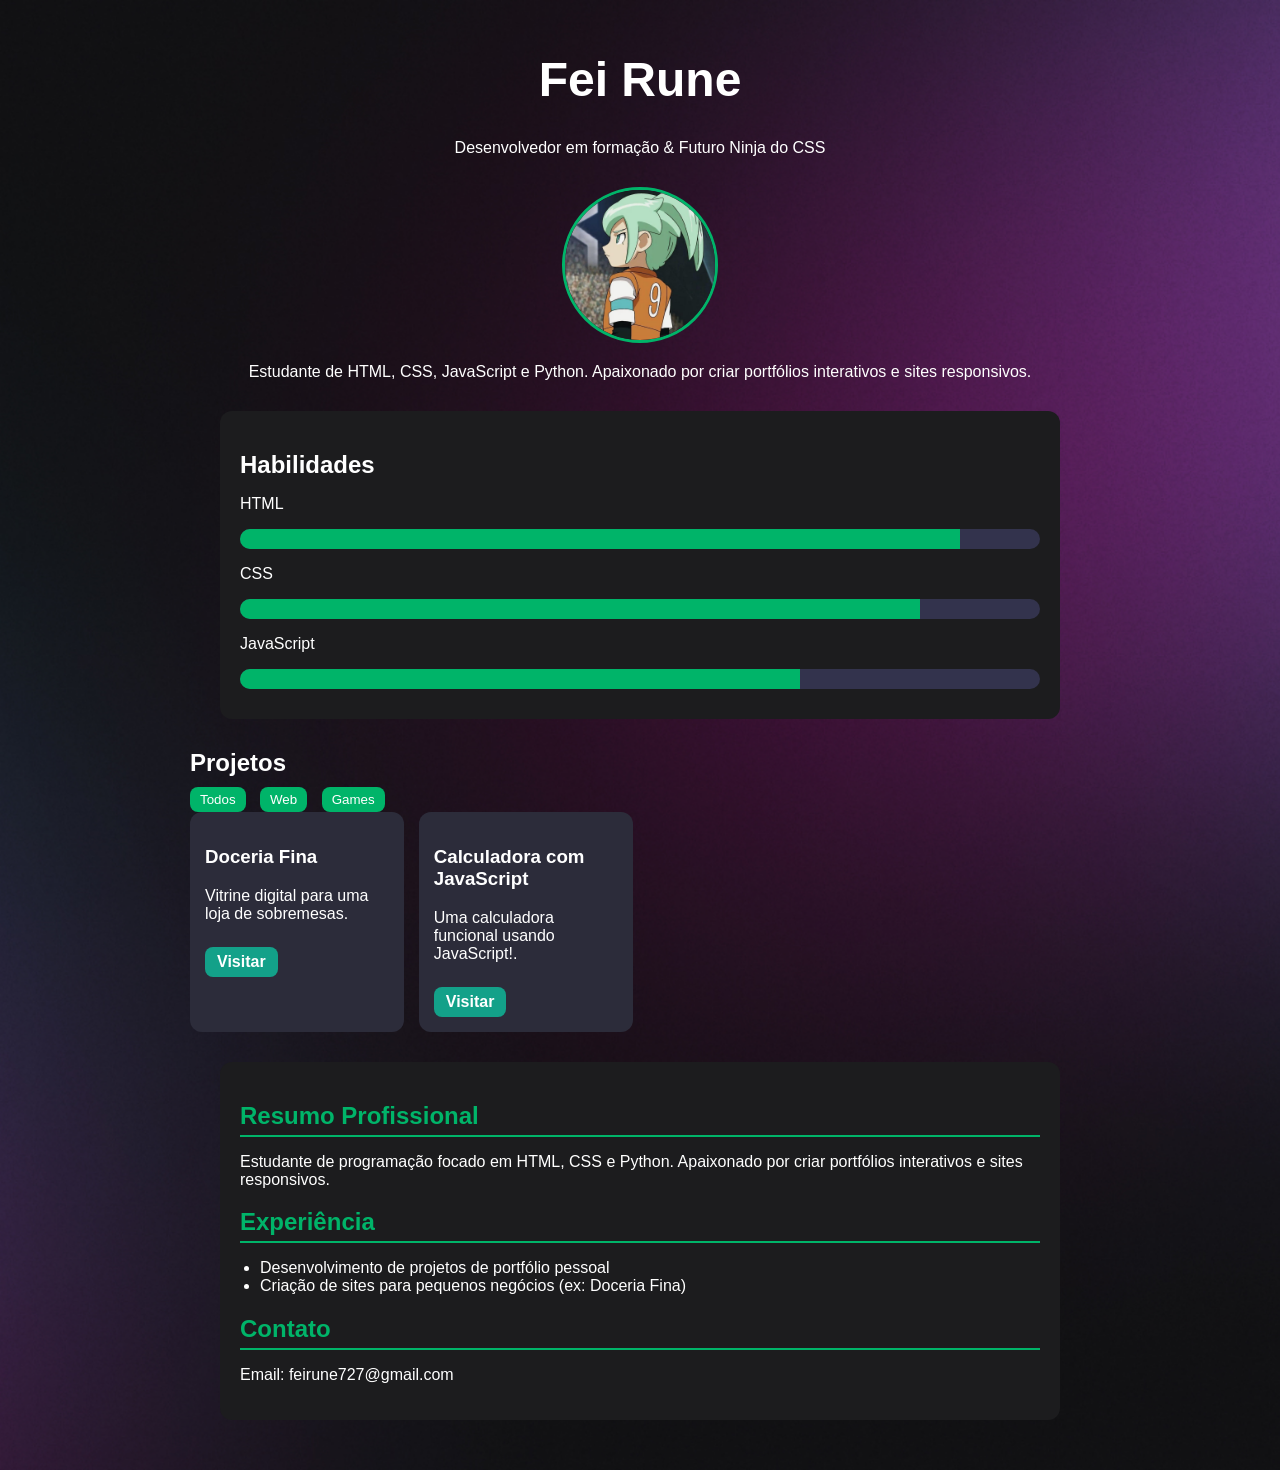
<file: index.html>
<!DOCTYPE html>
<html lang="pt-BR">
<head>
  <meta charset="UTF-8">
  <meta name="viewport" content="width=device-width, initial-scale=1.0">
  <title>Portfólio & Currículo do Fei</title>
  <link rel="stylesheet" href="style.css">
</head>
<body>

  <!-- Header -->
  <header>
    <h1>Fei Rune</h1>
    <p>Desenvolvedor em formação & Futuro Ninja do CSS</p>
  </header>

  <!-- Perfil -->
  <section class="profile">
    <img src="imagens/fei-avatar.jpg" alt="Avatar do Fei" class="avatar">
    <p>Estudante de HTML, CSS, JavaScript e Python. Apaixonado por criar portfólios interativos e sites responsivos.</p>
  </section>

  <!-- Habilidades -->
  <section class="skills">
    <h2>Habilidades</h2>
    <div class="skill">
      <p>HTML</p>
      <div class="skill-bar"><div class="skill-fill" style="width:90%;"></div></div>
    </div>
    <div class="skill">
      <p>CSS</p>
      <div class="skill-bar"><div class="skill-fill" style="width:85%;"></div></div>
    </div>
    <div class="skill">
      <p>JavaScript</p>
      <div class="skill-bar"><div class="skill-fill" style="width:70%;"></div></div>
    </div>
  </section>

  <!-- Projetos -->
  <section class="projects">
    <h2>Projetos</h2>
    <div class="filters">
      <button data-filter="all">Todos</button>
      <button data-filter="web">Web</button>
      <button data-filter="game">Games</button>
    </div>
    <div class="projects-grid">
      <div class="project" data-category="web">
        <h3>Doceria Fina</h3>
        <p>Vitrine digital para uma loja de sobremesas.</p>
        <a href="https://solange-alves-docaria-fina.netlify.app/" target="_blank" rel="noopener noreferrer" class="btn">Visitar</a>
      </div>
      <!-- Pode adicionar mais projetos aqui -->
      <div class="project" data-category="game">
        <h3>Calculadora com JavaScript</h3>
        <p>Uma calculadora funcional usando JavaScript!.</p>
        <a href="https://feirune12.github.io/Calculadora-Fei/" target="_blank" rel="noopener noreferrer" class="btn">Visitar</a>
      </div>
      
    </div>
  </section>

  <!-- Currículo -->
  <section class="resume">
    <h2>Resumo Profissional</h2>
    <p>Estudante de programação focado em HTML, CSS e Python. Apaixonado por criar portfólios interativos e sites responsivos.</p>

    <h2>Experiência</h2>
    <ul>
      <li>Desenvolvimento de projetos de portfólio pessoal</li>
      <li>Criação de sites para pequenos negócios (ex: Doceria Fina)</li>
    </ul>

    <h2>Contato</h2>
    <p>Email: feirune727@gmail.com</p>
  </section>

  <script src="script.js"></script>
</body>
</html>
</file>
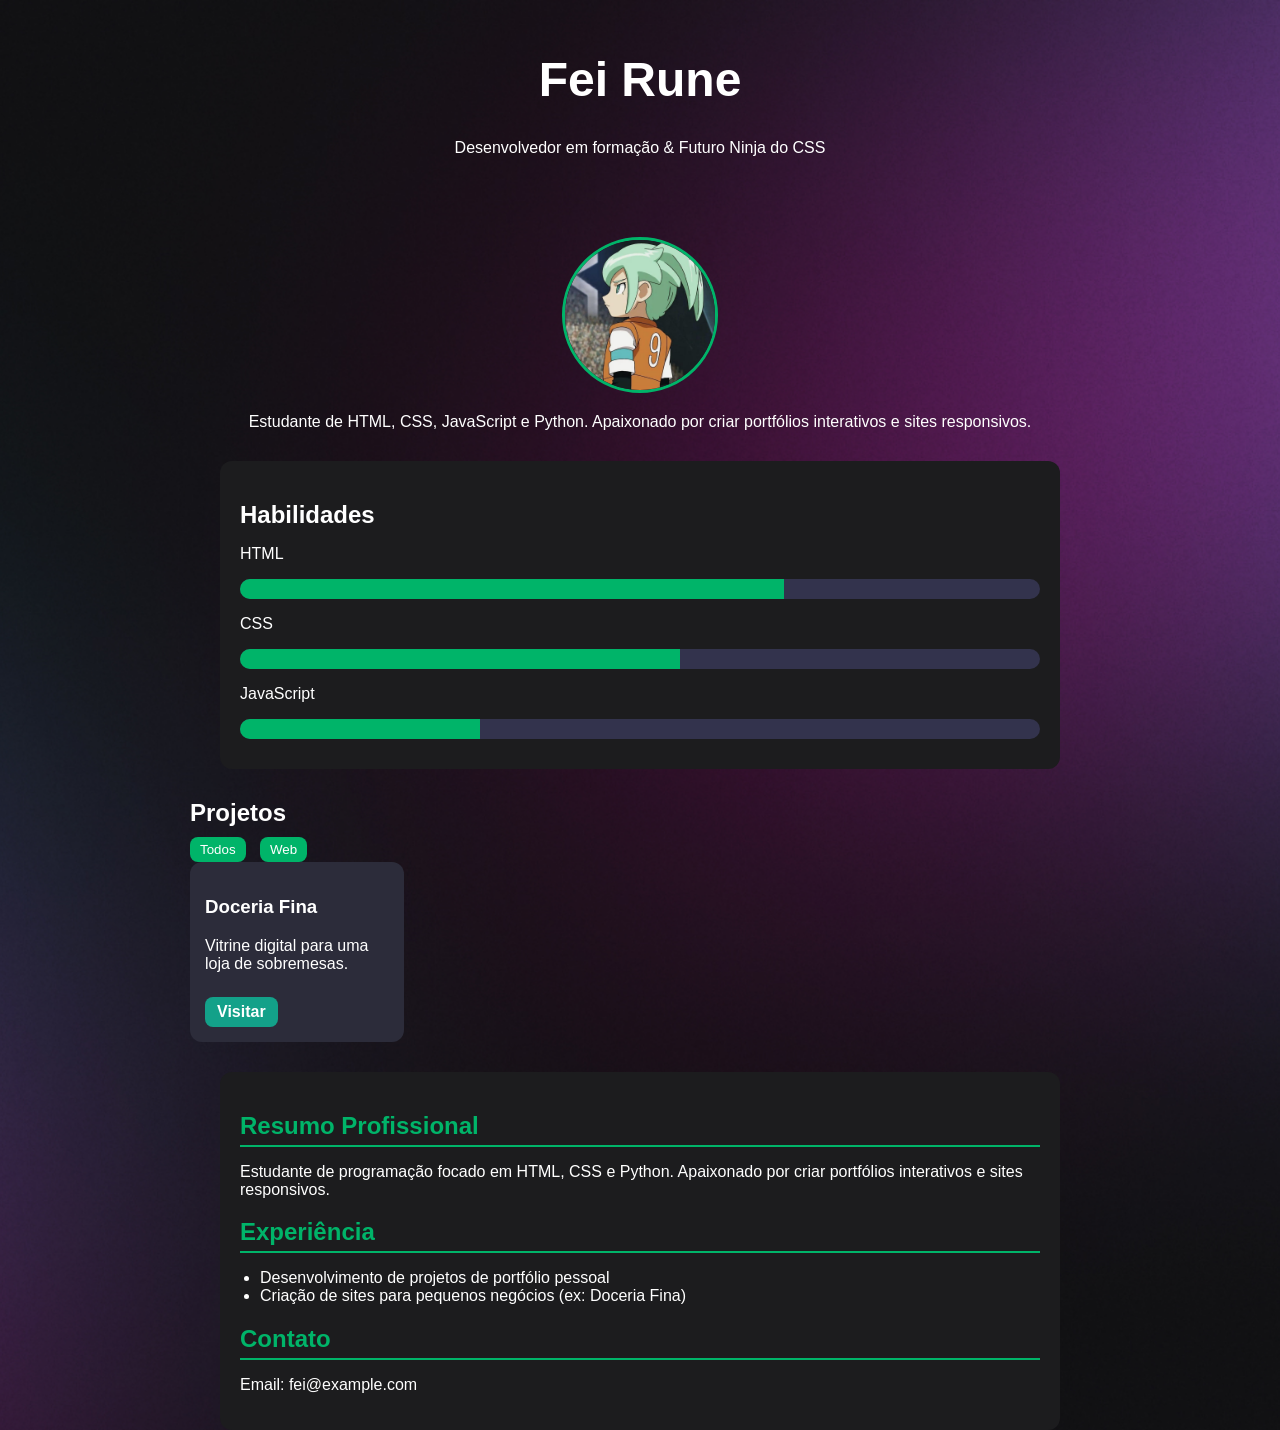
<file: portifolio.html>
<!DOCTYPE html>
<html lang="pt-BR">
<head>
  <meta charset="UTF-8">
  <meta name="viewport" content="width=device-width, initial-scale=1.0">
  <title>Portfólio & Currículo do Fei</title>
  <link rel="stylesheet" href="style.css">
</head>
<body>

  <!-- Header -->
  <header>
    <h1>Fei Rune</h1>
    <p>Desenvolvedor em formação & Futuro Ninja do CSS</p>
  </header>

  <!-- Perfil -->
  <section class="profile reveal">
    <img src="imagens/fei-avatar.jpg" alt="Avatar do Fei" class="avatar">
    <p>Estudante de HTML, CSS, JavaScript e Python. Apaixonado por criar portfólios interativos e sites responsivos.</p>
  </section>

  <!-- Habilidades -->
  <section class="skills reveal">
    <h2>Habilidades</h2>
    <div class="skill">
      <p>HTML</p>
      <div class="skill-bar"><div class="skill-fill" data-width="68%"></div></div>
    </div>
    <div class="skill">
      <p>CSS</p>
      <div class="skill-bar"><div class="skill-fill" data-width="55%"></div></div>
    </div>
    <div class="skill">
      <p>JavaScript</p>
      <div class="skill-bar"><div class="skill-fill" data-width="30%"></div></div>
    </div>
  </section>

  <!-- Projetos com filtros -->
  <section class="projects reveal">
    <h2>Projetos</h2>
    <div class="filters">
      <button data-filter="all">Todos</button>
      <button data-filter="web">Web</button>
    </div>
    <div class="projects-grid">
      <div class="project" data-category="web">
        <h3>Doceria Fina</h3>
        <p>Vitrine digital para uma loja de sobremesas.</p>
        <a href="https://solange-alves-docaria-fina.netlify.app/" target="_blank" rel="noopener noreferrer" class="btn">Visitar</a>
      </div>
    </div>
  </section>

  <!-- Currículo -->
  <section class="resume reveal">
    <h2>Resumo Profissional</h2>
    <p>Estudante de programação focado em HTML, CSS e Python. Apaixonado por criar portfólios interativos e sites responsivos.</p>

    <h2>Experiência</h2>
    <ul>
      <li>Desenvolvimento de projetos de portfólio pessoal</li>
      <li>Criação de sites para pequenos negócios (ex: Doceria Fina)</li>
    </ul>

    <h2>Contato</h2>
    <p>Email: fei@example.com</p>
  </section>

  <script src="script.js"></script>
</body>
</html>
</file>
<file: style.css>
/* Corpo e fundo */
body {
  background: url(imagens/bg-desktop.jpg) no-repeat center center;
  background-size: cover;
  color: #fff;
  font-family: Arial, sans-serif;
  margin: 0;
  padding: 20px;
}

/* Header */
header {
  text-align: center;
  margin-bottom: 30px;
}

header h1 {
  font-size: 48px;
  color: #ffffff;
  transition: transform 0.3s ease;
}

header h1:hover {
  transform: scale(1.1) rotate(-2deg);
}

/* Perfil */
.profile {
  text-align: center;
  margin-bottom: 30px;
}

.profile .avatar {
  width: 150px;
  height: 150px;
  border-radius: 50%;
  object-fit: cover;
  border: 3px solid #00b469;
}

/* Habilidades */
.skills {
  max-width: 800px;
  margin: 0 auto 30px auto;
  padding: 20px;
  background: #1c1c1e;
  border-radius: 12px;
}

.skills h2 {
  color: #ffffff;
  margin-bottom: 15px;
}

.skill-bar {
  background: #33334d;
  border-radius: 10px;
  overflow: hidden;
  height: 20px;
  margin-bottom: 10px;
}

.skill-fill {
  height: 100%;
  background: #00b469;
  width: 0;
  transition: width 1s ease;
}

/* Projetos */
.projects {
  max-width: 900px;
  margin: 0 auto 30px auto;
}

.projects h2 {
  color: #ffffff;
  margin-bottom: 10px;
}

.projects-grid {
  display: grid;
  grid-template-columns: repeat(auto-fill, minmax(200px, 1fr));
  gap: 15px;
}

.project {
  background: #2c2c3a;
  padding: 15px;
  border-radius: 12px;
  transition: 0.3s;
}

.project:hover {
  box-shadow: 0 0 20px #ff9f1c;
  transform: translateY(-5px);
}

/* Botão */
.btn {
  display: inline-block;
  margin-top: 8px;
  padding: 6px 12px;
  background: #00ffc88e;
  color: #fff;
  border-radius: 8px;
  font-weight: bold;
  text-decoration: none;
  transition: all 0.3s ease;
}

.btn:hover {
  background: #00a78b;
  transform: scale(1.05);
  box-shadow: 0 0 8px #008031;
}

/* Filtros */
.filters button {
  padding: 5px 10px;
  margin-right: 10px;
  background: #00b469;
  border: none;
  border-radius: 8px;
  color: #fff;
  cursor: pointer;
  transition: transform 0.3s, background 0.3s;
}

.filters button:hover {
  transform: scale(1.1);
  background: #00ff88;
}

/* Currículo */
.resume {
  max-width: 800px;
  margin: 0 auto 30px auto;
  padding: 20px;
  background: #1c1c1e;
  border-radius: 12px;
}

.resume h2 {
  color: #00b469;
  margin-bottom: 10px;
  border-bottom: 2px solid #00b469;
  padding-bottom: 5px;
}

.resume ul {
  padding-left: 20px;
}

/* Scroll reveal */
.reveal {
  opacity: 1;
  transform: translateY(50px);
  transition: none;
}

/* Responsividade */
@media (max-width: 768px) {
  .projects-grid {
    grid-template-columns: 1fr;
  }

  header h1 {
    font-size: 36px;
  }

  .skills, .resume {
    padding: 15px;
  }
}
</file>
